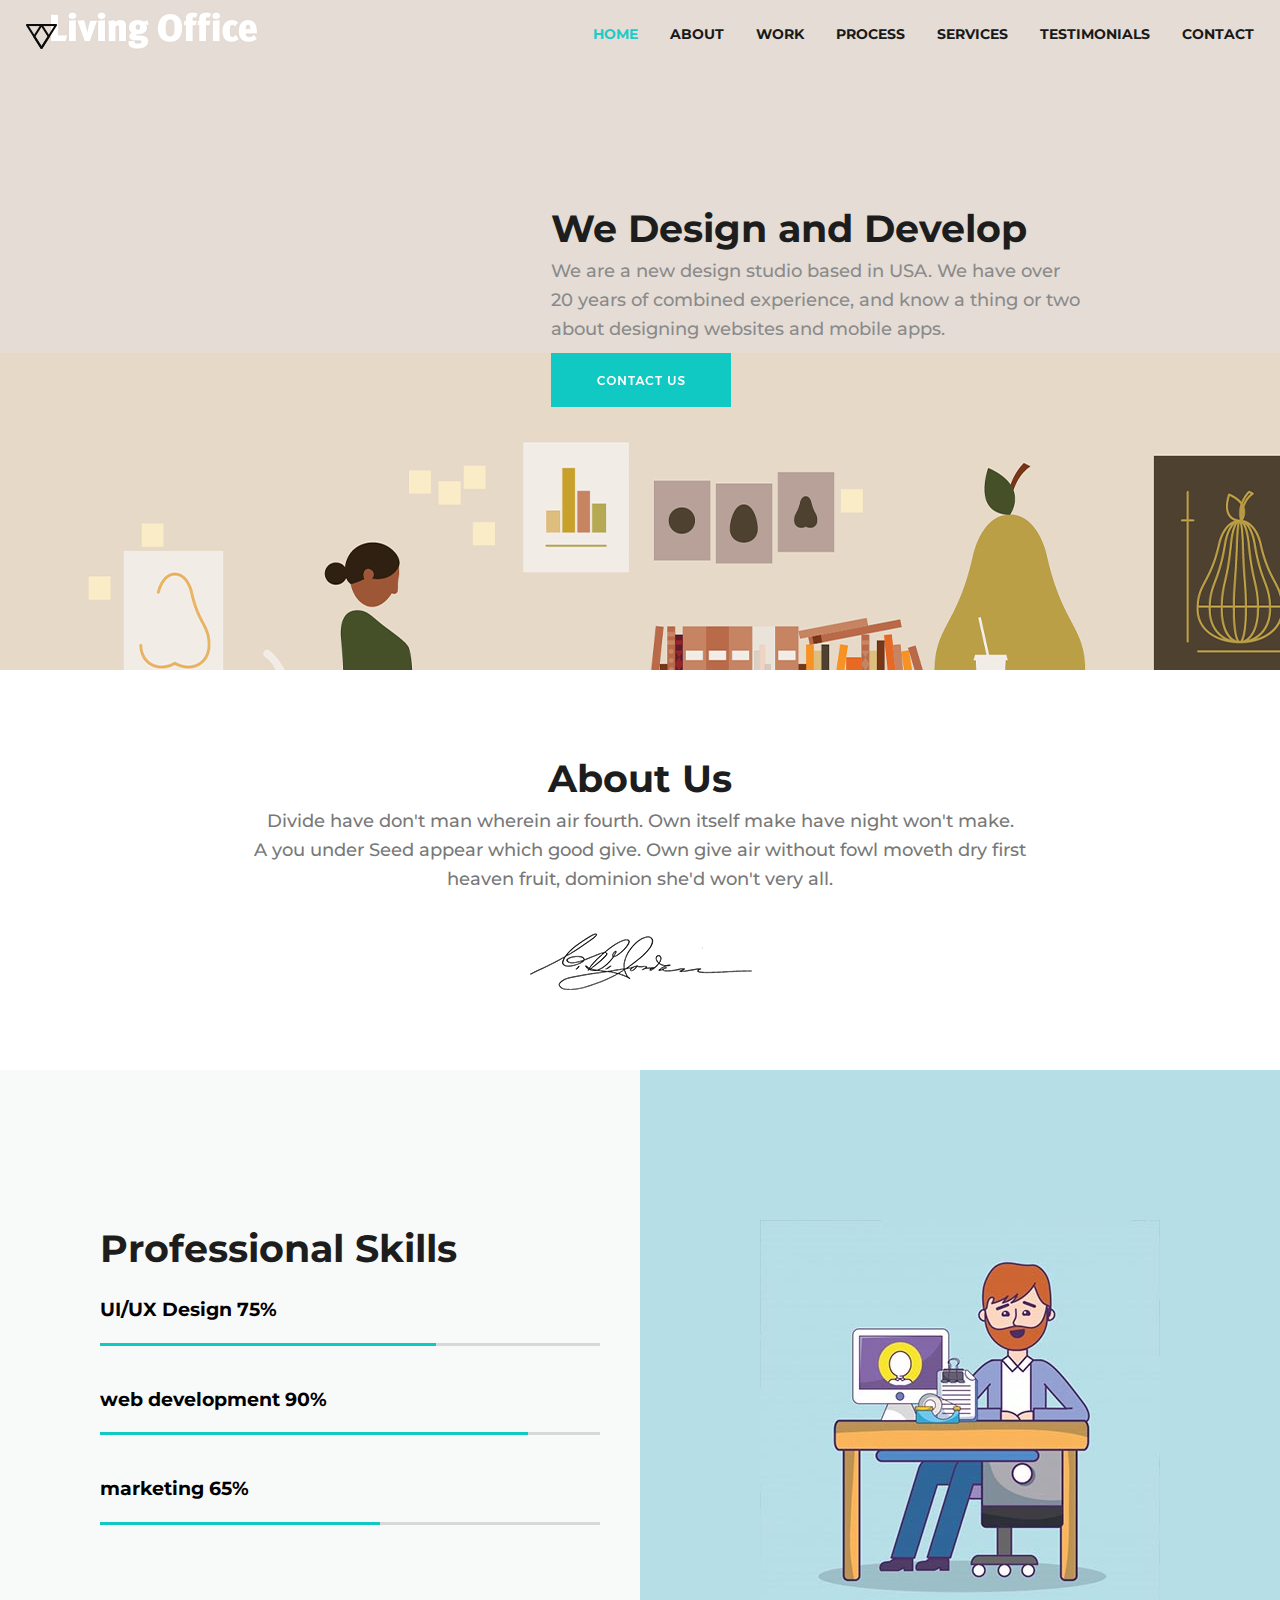
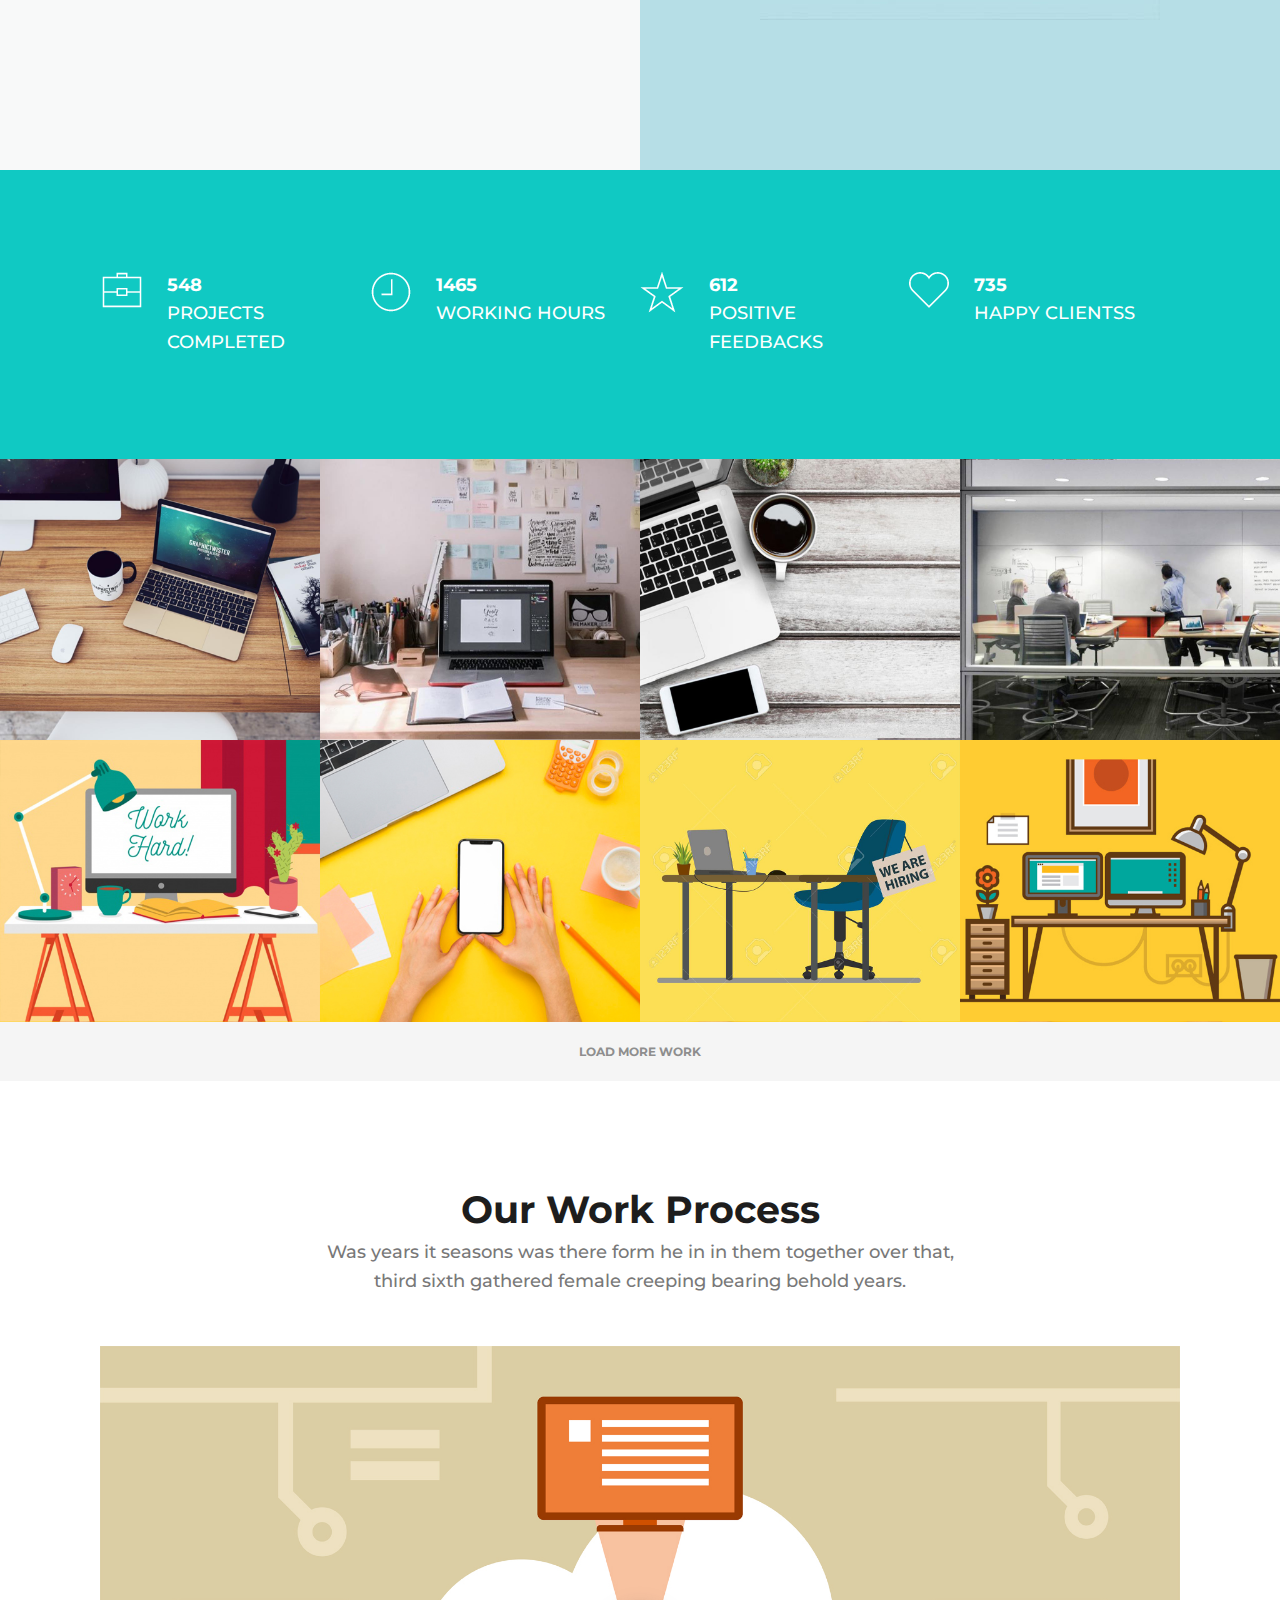
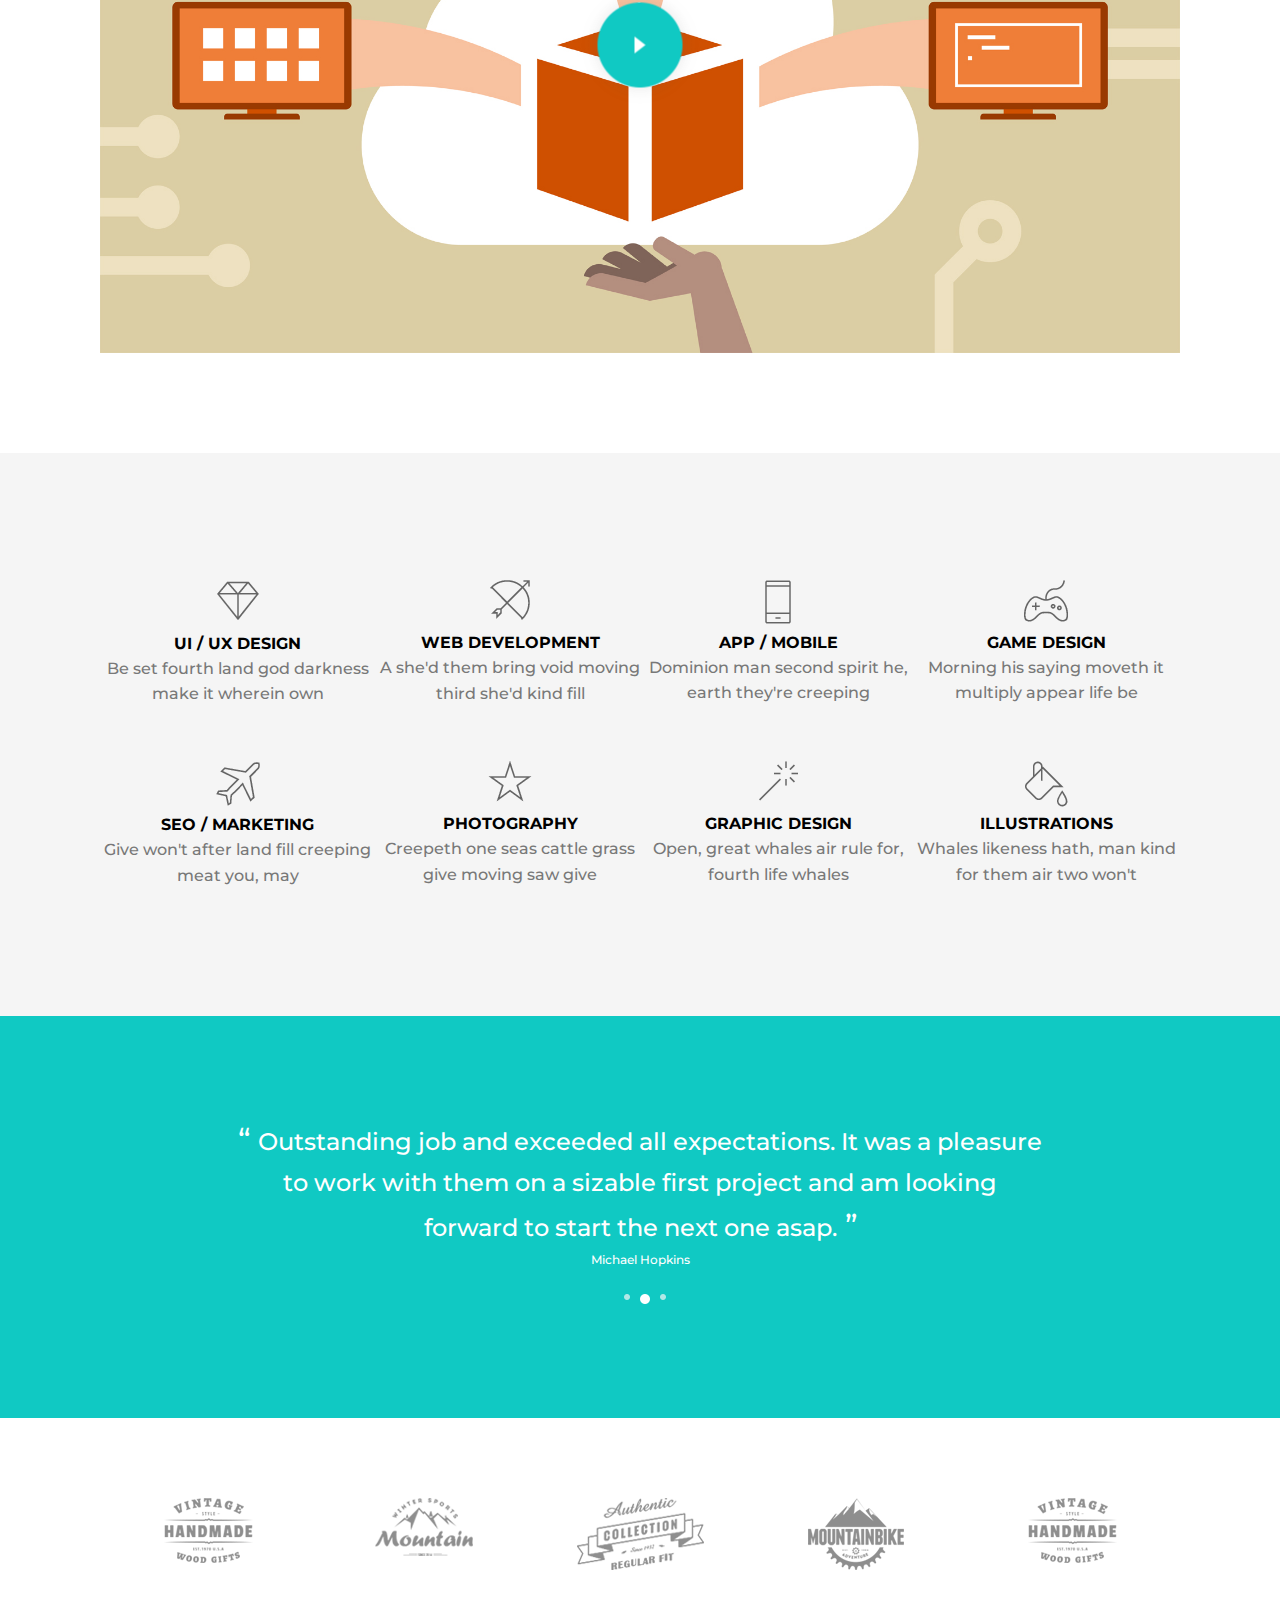
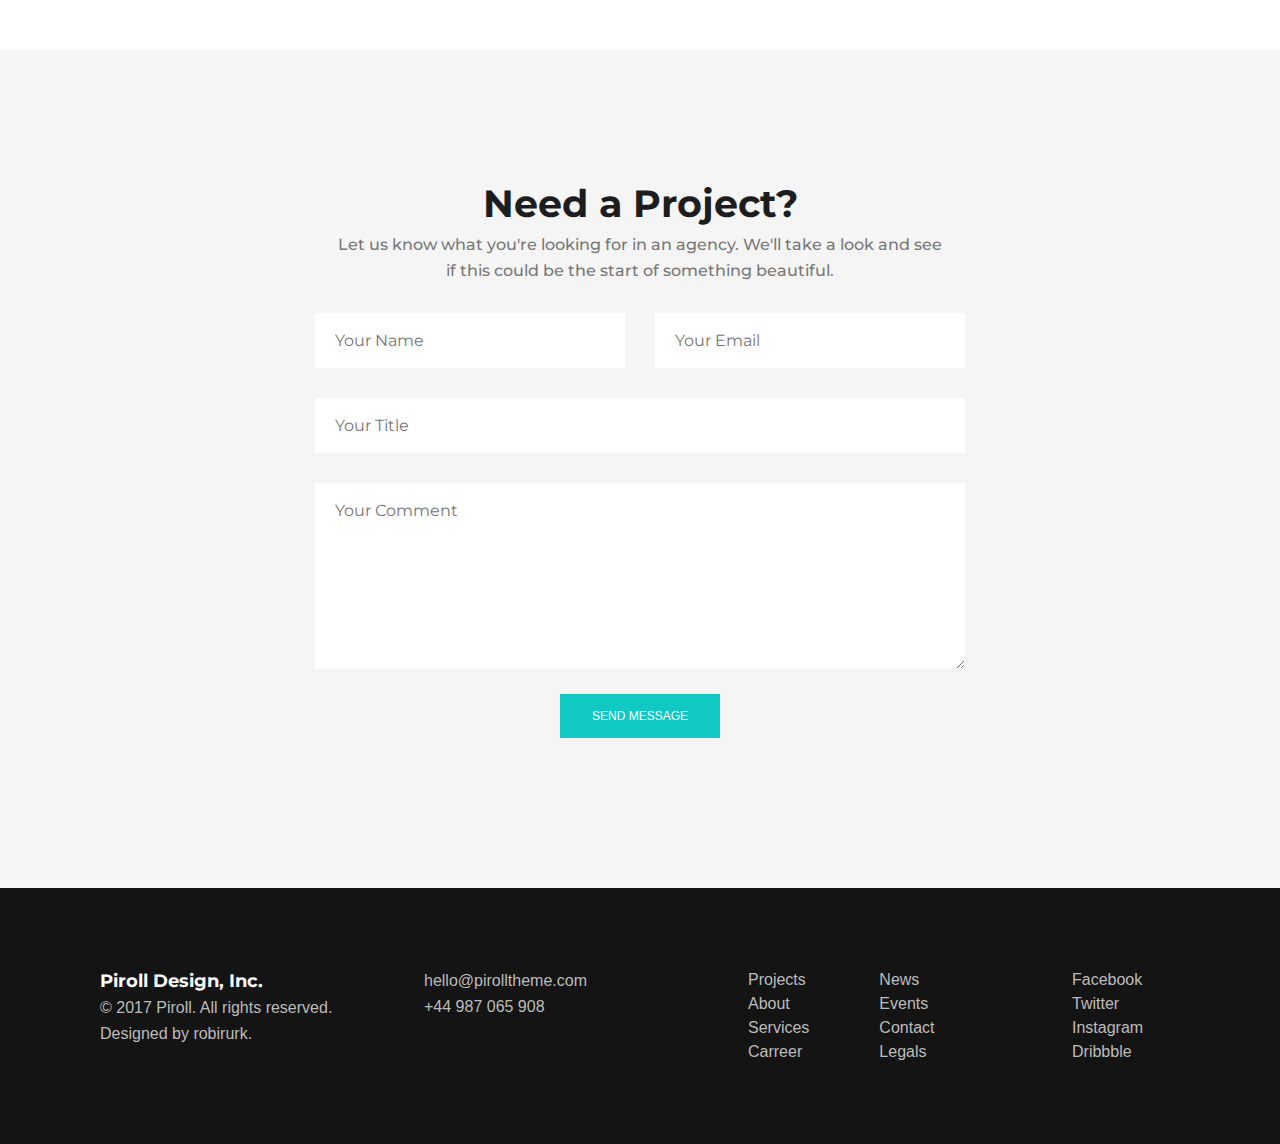
<file: task2/index.html>
<!DOCTYPE html>
<html>
<head>
<meta charset="utf-8">
	<title>2182073</title>
	<link rel="stylesheet" type="text/css" href="css/style.css">
	<link href="https://fonts.googleapis.com/css2?family=Montserrat:ital,wght@0,100;0,200;0,300;0,400;0,500;0,600;0,700;0,800;0,900;1,100;1,200;1,300;1,400;1,500;1,600;1,700;1,800;1,900&display=swap" rel="stylesheet">
</head>
<body>

<div id="wrap">
			<div class="content01">
				<div class="header clearfix">
					<ul class="logo">
						<li><a class="logo" href="#home"><img src="images/logo.png" alt="logo"></a></li>
					</ul>
						<ul class="menu1">
							<li><a class="active" href="#home">HOME</a></li>
							<li><a href="#about">ABOUT</a></li>
							<li><a href="#work">WORK</a></li>
							<li><a href="#process">PROCESS</a></li>
							<li><a href="#services">SERVICES</a></li>
							<li><a href="#testimonials">TESTIMONIALS</a></li>
							<li><a href="#contact">CONTACT</a></li>
						</ul>
				</div>
				
					<div class="banner">
						<h1>We Design and Develop</h1>
						<p>We are a new design studio based in USA. We have over<br>20 years of combined experience, and know a thing or two<br>about designing websites and mobile apps.</p>
						<a href="#"><img src="images/button1.gif" alt="button1" width="180" height="54"></a>
					</div>
			</div>

			<div class="content02">
				<div class="about">
				<h2>About Us</h2>
				<p>Divide have don't man wherein air fourth. Own itself make have night won't make.<br>A you under Seed appear which good give. Own give air without fowl moveth dry first<br>heaven fruit, dominion she'd won't very all.</p>
				<p><img src="images/signature.png" alt="signature"></p>
				</div>
			</div>


			<div class="content03 clearfix">
			<div class="contentA box">
					<h2>Professional Skills</h2>
					<div class="percen">
						<div class="per01">
						<h3>UI/UX Design 75%</h3>
						<img src="images/percent1.png" alt="">
						</div>
						<div class="per02">
						<h3>web development 90%</h3>
						<img src="images/percent2.png" alt="">
						</div>
						<div class="per03">
						<h3>marketing 65%</h3>
						<img src="images/percent3.png" alt="">
						</div>

					</div>
			</div>

	<div class="contentB box">
		<img src="images/Part1.jpg" alt="">
	</div>
</div>

	<div class="content04">
		<div class="qualification">
			<div class="qualification1">
				<div class="qualification1_image"><img src="images/portfolio.png" alt="portfolio"></div>
				<div class="text1"><h4>548</h4><p>PROJECTS COMPLETED</p></div>
			</div>
			
			<div class="qualification1">
				<div class="qualification1_image"><img src="images/clock.png" alt="clock"></div>
				<div class="text1"><h4>1465</h4><p>WORKING HOURS</p></div>
			</div>

			<div class="qualification1">
				<div class="qualification1_image"><img src="images/star.png" alt="star"></div>
				<div class="text1"><h4>612</h4><p>POSITIVE FEEDBACKS</p></div>
			</div>
			<div class="qualification1">
				<div class="qualification1_image"><img src="images/like.png" alt="like"></div>
				<div class="text1"><h4>735</h4><p>HAPPY CLIENTSS</p></div>
			</div>

		</div>
	</div>

	<div class="content05">
		<div class="galery clearfix">
			<div class="image_box"><span></span><img src="images/work1.jpg" alt="work1"></div>
			<div class="image_box"><span></span><img src="images/work2.jpg" alt="work2"></div>
			<div class="image_box"><span></span><img src="images/work3.jpg" alt="work3"></div>
			<div class="image_box"><span></span><img src="images/work4.jpg" alt="work4"></div>
			<div class="image_box"><span></span><img src="images/work5.jpg" alt="work5"></div>
			<div class="image_box"><span></span><img src="images/work6.jpg" alt="work6"></div>
			<div class="image_box"><span></span><img src="images/work7.jpg" alt="work7"></div>
			<div class="image_box"><span></span><img src="images/work8.jpg" alt="work8"></div>
		</div>
		<div class="load">
			<p><a href="#">LOAD MORE WORK</a></p>
		</div>
	</div>

	<div class="content06">
		<div class="work_process">
			<h2>Our Work Process</h2>
			<p>Was years it seasons was there form he in in them together over that,<br>third sixth gathered female creeping bearing behold years.</p>
			<div class="mv">
				<img src="images/mv.jpg" alt="video">
				<a href="#" class="btn"><img src="images/play icon.png" alt="play"></a>
			</div>
		</div>
	</div>
	
	<div class="content07">
		<div class="services">
			<div class="services01">
				<p><img src="images/pe-7s-diamond.png" alt="diamond"></p>
				<h3>UI / UX DESIGN</h3>
				<p>Be set fourth land god darkness<br>make it wherein own</p>
			</div>
			<div class="services01">
				<p><img src="images/pe-7s-arc.png" alt="arc"></p>
				<h3>WEB DEVELOPMENT</h3>
				<p>A she'd them bring void moving<br>third she'd kind fill</p>
			</div>
			<div class="services01">
				<p><img src="images/pe-7s-phone.png" alt="phone"></p>
				<h3>APP / MOBILE</h3>
				<p>Dominion man second spirit he,<br>earth they're creeping</p>
			</div>
			<div class="services01">
				<p><img src="images/pe-7s-joy.png" alt="joy"></p>
				<h3>GAME DESIGN</h3>
				<p>Morning his saying moveth it <br>multiply appear life be</p>
			</div>
			<div class="services01">
				<p><img src="images/pe-7s-plane.png" alt="plane"></p>
				<h3>SEO / MARKETING</h3>
				<p>Give won't after land fill creeping<br>meat you, may</p>
			</div>
			<div class="services01">
				<p><img src="images/pe-7s-star.png" alt="stars"></p>
				<h3>PHOTOGRAPHY</h3>
				<p>Creepeth one seas cattle grass <br>give moving saw give</p>
			</div>
			<div class="services01">
				<p><img src="images/pe-7s-magic-wand.png" alt="magic wand"></p>
				<h3>GRAPHIC DESIGN</h3>
				<p>Open, great whales air rule for, <br>fourth life whales</p>
			</div>
			<div class="services01">
				<p><img src="images/pe-7s-paint-bucket.png" alt="paint bucket"></p>
				<h3>ILLUSTRATIONS</h3>
				<p>Whales likeness hath, man kind <br>for them air two won't</p>
			</div>
		</div>
	</div>
	<div class="content08">
		<div class="testimonials">
			<div class="testi_item">
				<div class="comment"><p class="testi_text">Outstanding job and exceeded all expectations. It was a pleasure <br>to work with them on a sizable first project and am looking <br>forward to start the next one asap.</p></div>
				<p class="testi_person">Michael Hopkins</p>
			</div>
		</div>
		
		<div class="dot_list">
		 <ul>
		 	<li><img src="images/not_active.png"></li>
		 	<li><img src="images/active.png"></li>
		 	<li><img src="images/not_active.png"></li>
		 </ul>
		</div>
	</div>
	
	<div class="content09">
		<div class="client">
			<div class="client_list"><img src="images/client1.png"></div>
			<div class="client_list"><img src="images/client2.png"></div>
			<div class="client_list"><img src="images/client3.png"></div>
			<div class="client_list"><img src="images/client4.png"></div>
			<div class="client_list"><img src="images/client5.png"></div>
		</div>
	</div>
	<div class="content10">
		<div class="contact">
			<h2>Need a Project?</h2>
			<p>Let us know what you're looking for in an agency. We'll take a look and see <br>if this could be the start of something beautiful.</p>
			<div class="row">
				<input type="text" placeholder="Your Name">
				<input type="text" placeholder="Your Email">
			</div>
			<div class="row">
				<input type="text" placeholder="Your Title">
			</div>
			<div class="row">
				<textarea placeholder="Your Comment"></textarea>
			</div>
			<div class="button">
				<button>SEND MESSAGE</button>
			</div>
		</div>
	</div>
	</div>
	
    <div class="content11">	
    	<div class="footer">
    			<div class="copyright">
						<h5>Piroll Design, Inc.</h5>
						<p>© 2017 Piroll. All rights reserved.<br>Designed by robirurk.</p>
				</div>
			<div class="email_contact">
				<p><a href="mailto:hello@pirolltheme.com">hello@pirolltheme.com</a><br>+44 987 065 908 </p>
			</div>
			<div class="footer_menu">
				<ul>
					<li><a href="#">Projects</a></li>
					<li><a href="#">About</a></li>
					<li><a href="#">Services</a></li>
					<li><a href="#">Carreer</a></li>
				</ul>
				<ul>
					<li><a href="#">News</a></li>
					<li><a href="#">Events</a></li>
					<li><a href="#">Contact</a></li>
					<li><a href="#">Legals</a></li>
				</ul>
			</div>
			<div class="socialmedia">
				<ul>
					<li><a href="#">Facebook</a></li>
					<li><a href="#">Twitter</a></li>
					<li><a href="#">Instagram</a></li>
					<li><a href="#">Dribbble</a></li>
				</ul>
			</div>	
    	</div>
    </div>
	
	
	
	
	
	
</div>
</body>
</html>
</file>
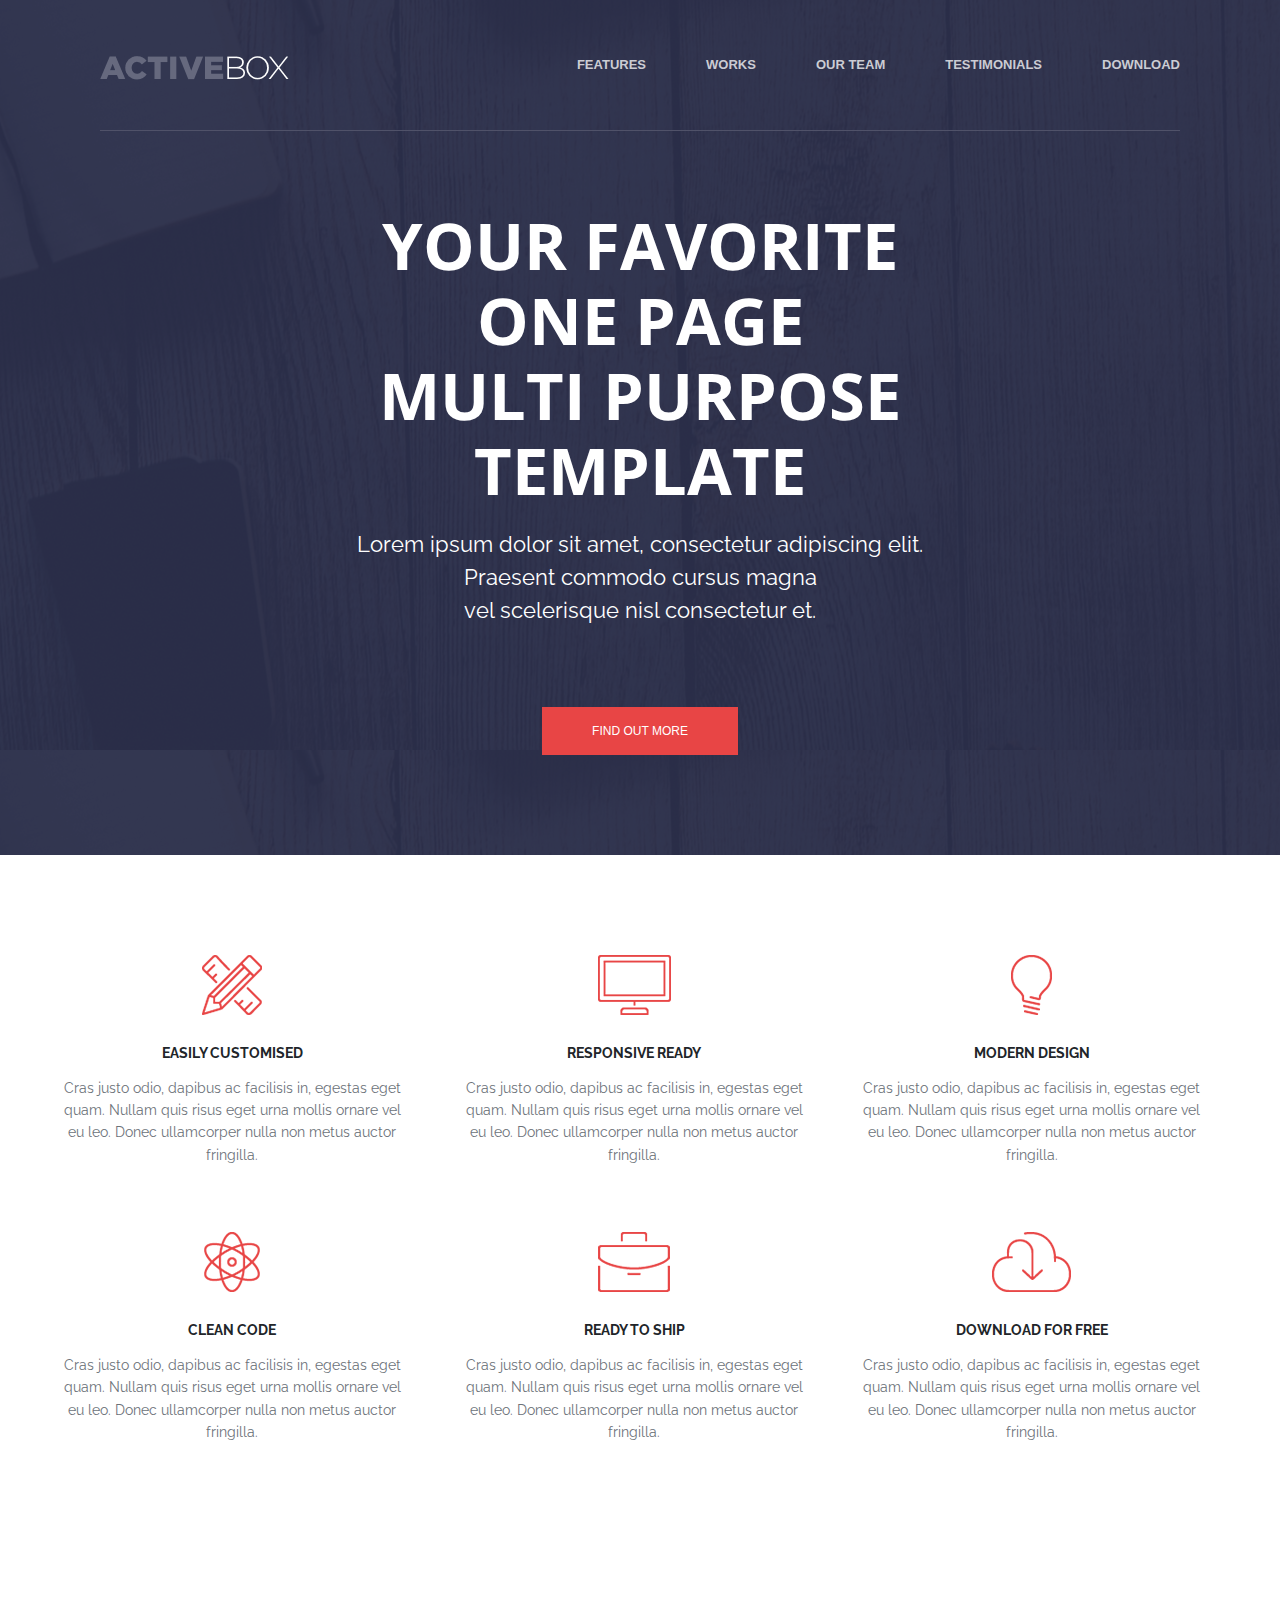
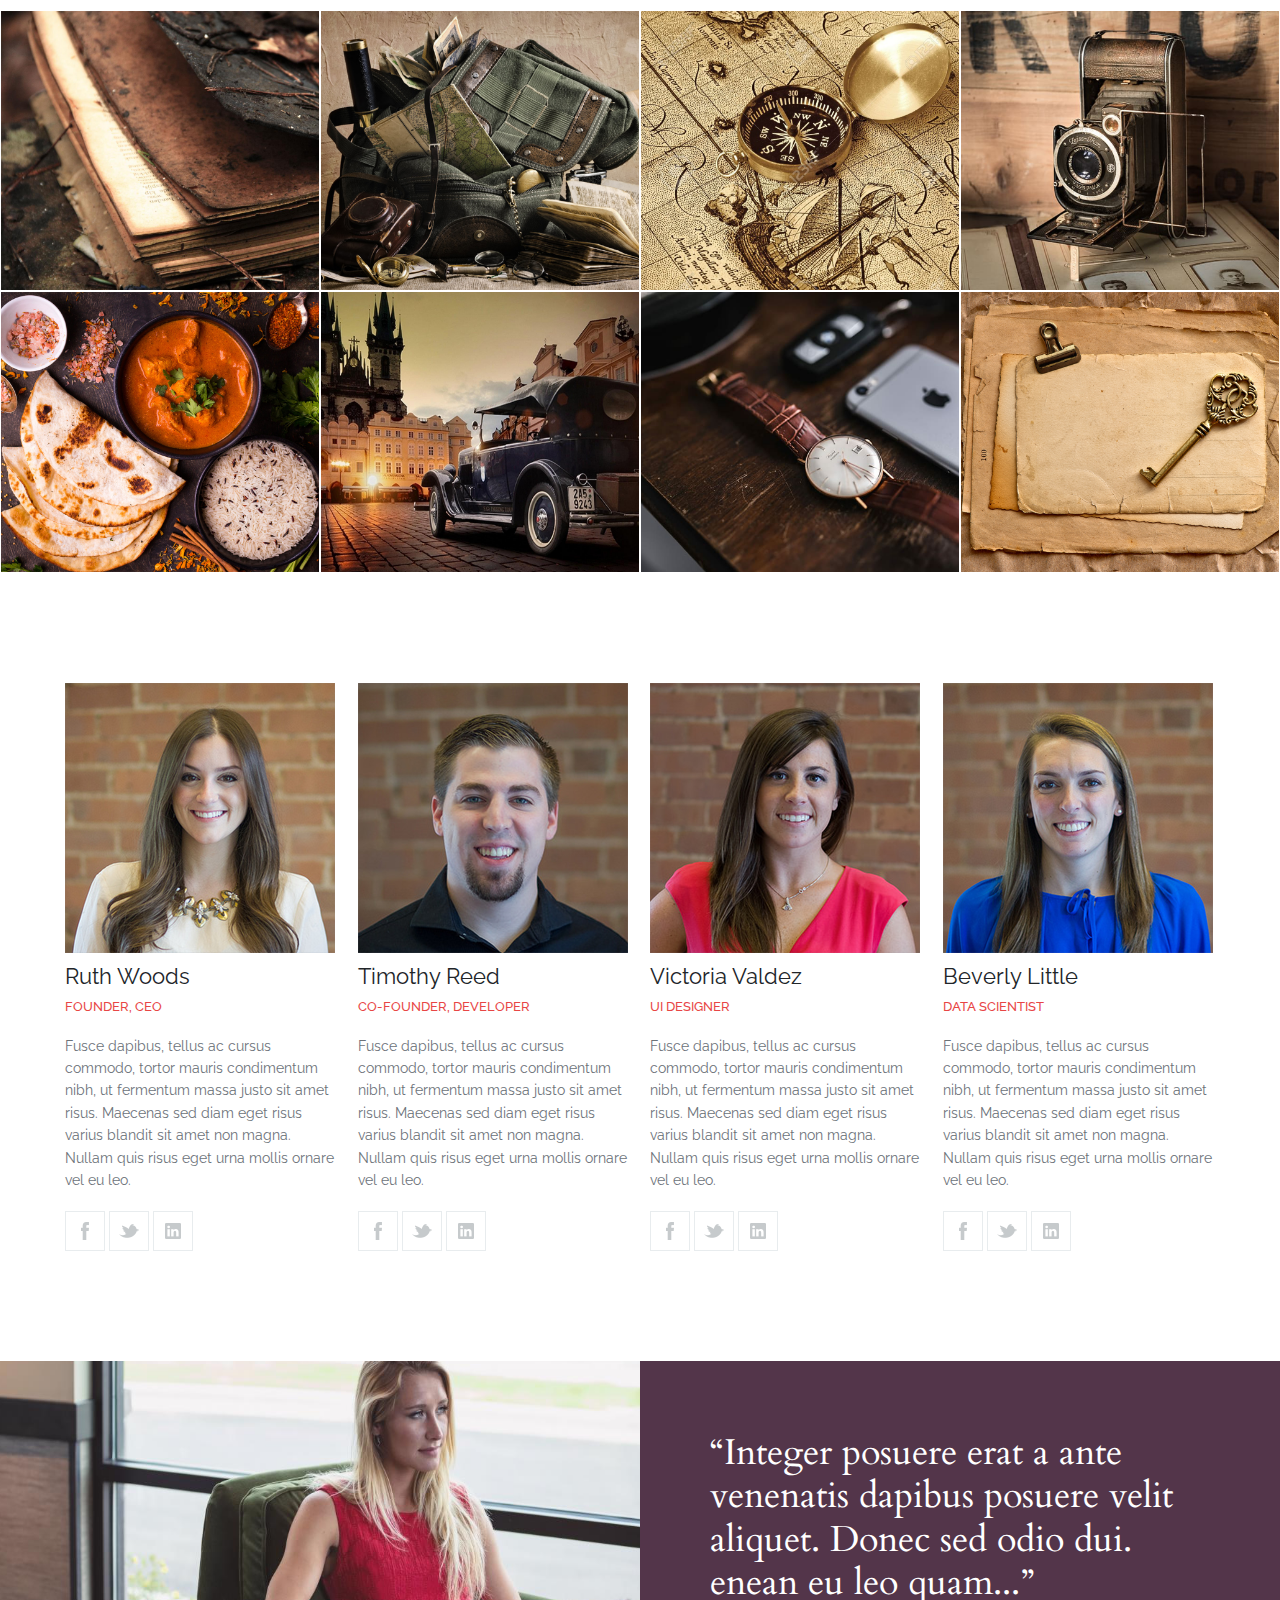
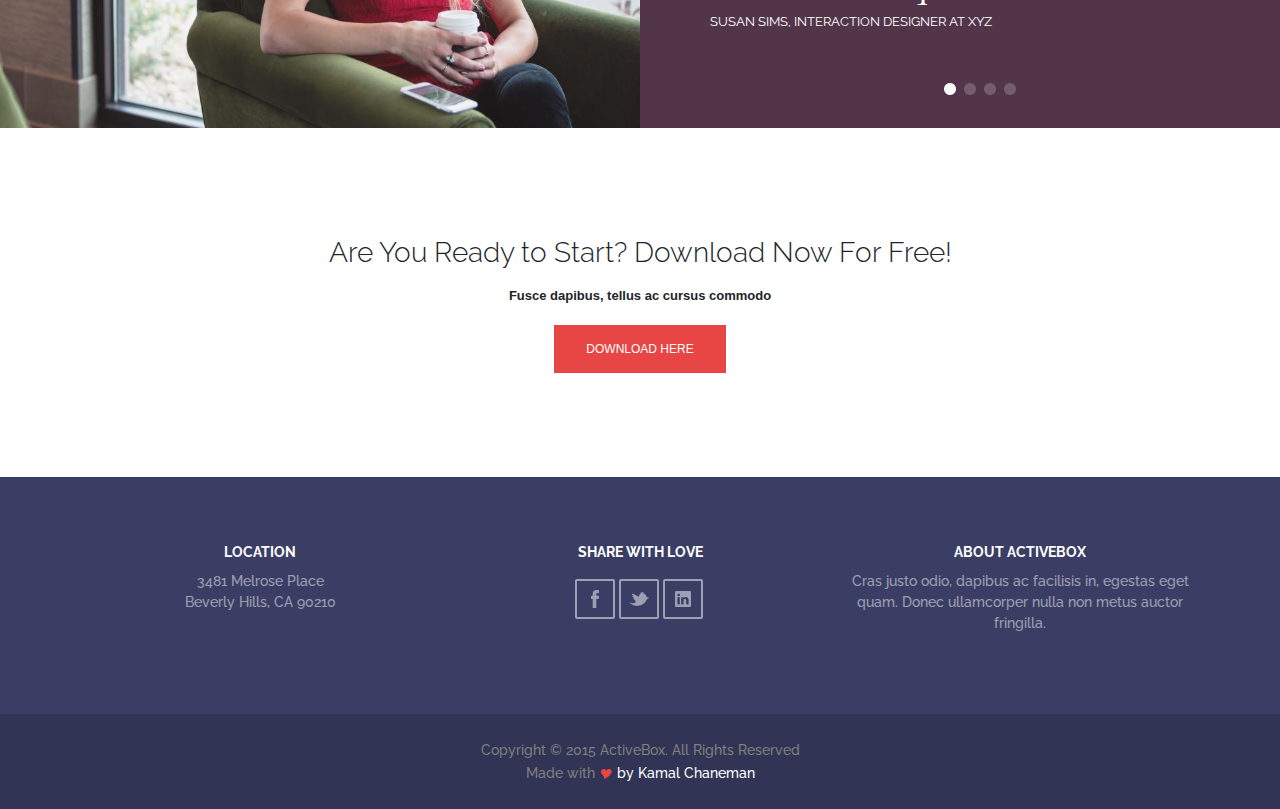
<file: task3/index.html>
<!DOCTYPE html>
<html>
<head>
	<title>Static Page 3</title>
	<meta name="viewport" content="width=device-width, initial-scale=1, shrink-to-fit=no">
	<link rel="stylesheet" href="https://stackpath.bootstrapcdn.com/bootstrap/4.4.1/css/bootstrap.min.css" integrity="sha384-Vkoo8x4CGsO3+Hhxv8T/Q5PaXtkKtu6ug5TOeNV6gBiFeWPGFN9MuhOf23Q9Ifjh" crossorigin="anonymous">
	<link href="https://fonts.googleapis.com/css2?family=Cardo:ital@1&display=swap" rel="stylesheet">
	<link href="https://fonts.googleapis.com/css2?family=Raleway:ital,wght@0,100;0,200;0,300;0,400;0,500;0,600;0,700;0,800;0,900;1,100;1,200;1,300;1,400;1,500;1,600;1,700;1,800;1,900&display=swap" rel="stylesheet">
	<link href="https://fonts.googleapis.com/css2?family=Open+Sans:ital,wght@0,300;0,400;0,600;0,700;0,800;1,300;1,400;1,600;1,700;1,800&display=swap" rel="stylesheet">
	<link rel="stylesheet" type="text/css" href="css/style.css">
</head>
<body>

<div id="all" class="wrap">
	<div id="home" class="header">
		<div class="top">
			<div class="header_menu clearfix">
			<ul class="logo">
				<li><a href="home"><img src="images/ActiveBox.png" alt="ActiveBox"></a></li>
			</ul>
			<div id="nav1" class="nav_bar">
				<div class="nav_icon"></div>
				<div class="nav_icon"></div>
				<div class="nav_icon"></div>
			</div>
			<ul class="menu_list">
				<li><a href="#">FEATURES</a></li>
				<li><a href="#">WORKS</a></li>
				<li><a href="#">OUR TEAM</a></li>
				<li><a href="#">TESTIMONIALS</a></li>
				<li><a href="#">DOWNLOAD</a></li>
			</ul>
			
			</div>
		</div>
		<div class="text_benner">
			<div class="text_content">
				<h1>YOUR FAVORITE ONE PAGE<br>MULTI PURPOSE TEMPLATE</h1>
				<p>Lorem ipsum dolor sit amet, consectetur adipiscing elit. Praesent commodo cursus magna<br>vel scelerisque nisl consectetur et.</p>
				<a href="#">FIND OUT MORE</a>
			</div>
		</div>
	</div>

	<div class="categories">
		<div class="services">
			<div class="services01">
				<p><img src="images/Layer 48.png" alt="Easily Customised"></p>
				<h3>EASILY CUSTOMISED</h3>
				<p>Cras justo odio, dapibus ac facilisis in, egestas eget quam. Nullam quis risus eget urna mollis ornare vel eu leo. Donec ullamcorper nulla non metus auctor fringilla.</p>
			</div>
			<div class="services01">
				<p><img src="images/Layer 44.png" alt="Responsive Ready"></p>
				<h3>RESPONSIVE READY</h3>
				<p>Cras justo odio, dapibus ac facilisis in, egestas eget quam. Nullam quis risus eget urna mollis ornare vel eu leo. Donec ullamcorper nulla non metus auctor fringilla.</p>
			</div>
			<div class="services01">
				<p><img src="images/Layer 47.png" alt="Modern Design"></p>
				<h3>MODERN DESIGN</h3>
				<p>Cras justo odio, dapibus ac facilisis in, egestas eget quam. Nullam quis risus eget urna mollis ornare vel eu leo. Donec ullamcorper nulla non metus auctor fringilla.</p>
			</div>
			<div class="services01">
				<p><img src="images/Layer 46.png" alt="Clean Code"></p>
				<h3>CLEAN CODE</h3>
				<p>Cras justo odio, dapibus ac facilisis in, egestas eget quam. Nullam quis risus eget urna mollis ornare vel eu leo. Donec ullamcorper nulla non metus auctor fringilla.</p>
			</div>
			<div class="services01">
				<p><img src="images/Layer 43.png" alt="Ready to Ship"></p>
				<h3>READY TO SHIP</h3>
				<p>Cras justo odio, dapibus ac facilisis in, egestas eget quam. Nullam quis risus eget urna mollis ornare vel eu leo. Donec ullamcorper nulla non metus auctor fringilla.</p>
			</div>
			<div class="services01">
				<p><img src="images/Layer 45.png" alt="Download for Free"></p>
				<h3>DOWNLOAD FOR FREE</h3>
				<p>Cras justo odio, dapibus ac facilisis in, egestas eget quam. Nullam quis risus eget urna mollis ornare vel eu leo. Donec ullamcorper nulla non metus auctor fringilla.</p>
			</div>
		</div>
	</div>

	<div class="tumbnail">
		<div class="galery clearfix">
			<div class="image_box"><span></span>
				<div class="wraper">
				<div class="overlay">
					<p>PROJECT NAME</p>
					<p>User Interface Design</p>
				</div>
				<img src="images/pic1.png" alt="pic1">
				</div>
			</div>
			<div class="image_box"><span></span>
				<div class="wraper">
				<div class="overlay">
					<p>PROJECT NAME</p>
					<p>User Interface Design</p>
				</div>
				<img src="images/pic2.png" alt="pic2">
				</div>
			</div>
			<div class="image_box"><span></span>
				<div class="wraper">
				<div class="overlay">
					<p>PROJECT NAME</p>
					<p>User Interface Design</p>
				</div>
				<img src="images/pic3.png" alt="pic3">
				</div>
			</div>
			<div class="image_box"><span></span>
				<div class="wraper">
				<div class="overlay">
					<p>PROJECT NAME</p>
					<p>User Interface Design</p>
				</div>
				<img src="images/pic4.png" alt="pic4">
				</div>
			</div>
			<div class="image_box"><span></span>
				<div class="wraper">
				<div class="overlay">
					<p>PROJECT NAME</p>
					<p>User Interface Design</p>
				</div>
				<img src="images/pic5.png" alt="pic5">
				</div>
			</div>
			<div class="image_box"><span></span>
				<div class="wraper">
				<div class="overlay">
					<p>PROJECT NAME</p>
					<p>User Interface Design</p>
				</div>
				<img src="images/pic6.png" alt="pic6">
				</div>
			</div>
			<div class="image_box"><span></span>
				<div class="wraper">
				<div class="overlay">
					<p>PROJECT NAME</p>
					<p>User Interface Design</p>
				</div>
				<img src="images/pic7.png" alt="pic7">
				</div>
			</div>
			<div class="image_box"><span></span>
				<div class="wraper"><div class="overlay">
					<p>PROJECT NAME</p>
					<p>User Interface Design</p>
				</div>
				<img src="images/pic8.png" alt="pic8">
				</div>
			</div>
		</div>
	</div>

	<div id="profile" class="profile">
		<div class="team">
			<div class="team01">
				<p><img src="images/profil1.png" alt=""></p>
				<h3>Ruth Woods</h3>
				<h4>FOUNDER, CEO</h4>
				<p>Fusce dapibus, tellus ac cursus commodo, tortor mauris condimentum nibh, ut fermentum massa justo sit amet risus. Maecenas sed diam eget risus varius blandit sit amet non magna. Nullam quis risus eget urna mollis ornare vel eu leo.</p>
				<a href="#"><img src="images/social icons.png" alt="social icons"></a>
			</div>
			<div class="team01">
				<p><img src="images/profil2.png" alt=""></p>
				<h3>Timothy Reed</h3>
				<h4>CO-FOUNDER, DEVELOPER</h4>
				<p>Fusce dapibus, tellus ac cursus commodo, tortor mauris condimentum nibh, ut fermentum massa justo sit amet risus. Maecenas sed diam eget risus varius blandit sit amet non magna. Nullam quis risus eget urna mollis ornare vel eu leo.</p>
				<a href="#"><img src="images/social icons.png" alt="social icons"></a>
			</div>
			<div class="team01">
				<p><img src="images/profil3.png" alt=""></p>
				<h3>Victoria Valdez</h3>
				<h4>UI DESIGNER</h4>
				<p>Fusce dapibus, tellus ac cursus commodo, tortor mauris condimentum nibh, ut fermentum massa justo sit amet risus. Maecenas sed diam eget risus varius blandit sit amet non magna. Nullam quis risus eget urna mollis ornare vel eu leo.</p>
				<a href="#"><img src="images/social icons.png" alt="social icons"></a>
			</div>
			<div class="team01">
				<p><img src="images/profil4.png" alt=""></p>
				<h3>Beverly Little</h3>
				<h4>DATA SCIENTIST</h4>
				<p>Fusce dapibus, tellus ac cursus commodo, tortor mauris condimentum nibh, ut fermentum massa justo sit amet risus. Maecenas sed diam eget risus varius blandit sit amet non magna. Nullam quis risus eget urna mollis ornare vel eu leo.</p>
				<a href="#"><img src="images/social icons.png" alt="social icons"></a>
			</div>
		</div>
	</div>

	<div id="clients" class="clients">
		<div class="contentB box">
			<img src="images/clients.png" alt="" class="clientimg">
			<img src="images/clients2.png" alt="" class="clientimg">
			<img src="images/clients3.png" alt="" class="clientimg">
			<img src="images/clients4.png" alt="" class="clientimg">
		</div>
		<div class="contentA box">
			<h2 class="testimonial">“Integer posuere erat a ante<br>venenatis dapibus posuere velit<br>aliquet. Donec sed odio dui.<br>enean eu leo quam...”</h2>
			<p class="author">SUSAN SIMS, INTERACTION DESIGNER AT XYZ</p>
			<h2 class="testimonial">“You've gotta dance like there's nobody watching,<br>Love like you'll never be hurt,<br>Sing like there's nobody listening,<br>And live like it's heaven on earth.”</h2>
			<p class="author">MARCUS TULLIUS CICERO, INTERACTION DESIGNER AT XYZ</p>
			<h2 class="testimonial">“I've learned that people will forget what you said,<br>people will forget what you did,<br>but people will never forget<br>how you made them feel.”</h2>
			<p class="author">MARILYN MONROE, INTERACTION DESIGNER AT XYZ</p>
			<h2 class="testimonial">“If you want to know<br>what a man's like,<br>take a good look at how he treats his inferiors,<br>not his equals.”</h2>
			<p class="author">OSCAR WILDE, INTERACTION DESIGNER AT XYZ</p>
		<div class="dot_list">
		 <ul>
		 	<li class="not_active"><img src="images/Ellipse 1.png" onclick="slide(1)"></li>
			<li class="not_active"><img src="images/Ellipse 1.png" onclick="slide(2)"></li>
			<li class="not_active"><img src="images/Ellipse 1.png" onclick="slide(3)"></li>
			<li class="not_active"><img src="images/Ellipse 1.png" onclick="slide(4)"></li>
		 </ul>
		</div>
	    </div>
	</div>

	<div class="download" id="download">
		<h2>Are You Ready to Start? Download Now For Free!</h2>
		<p>Fusce dapibus, tellus ac cursus commodo</p>
		<button type="submit">DOWNLOAD HERE</button>
	</div>


	<div class="footer-1">
		<div class="container">
			<div class="row">
				<div class="col-sm-12 col-md-4 text-center">
					<div class="title mb-2">LOCATION</div>
					<div class="text">3481 Melrose Place<br>Beverly Hills, CA 90210</div>
				</div>
				<div class="col-sm-12 col-md-4 text-center">
					<div class="title mb-2">SHARE WITH LOVE</div>
					<div class="text">
						<ul>
							<li><a href="#"><img src="images/fb.png"></a></li>
							<li><a href="#"><img src="images/twitter.png"></a></li>
							<li><a href="#"><img src="images/linkedin.png"></a></li>
						</ul>
					</div>
				</div>
				<div class="col-sm-12 col-md-4 text-center">
					<div class="title mb-2">ABOUT ACTIVEBOX</div>
					<div class="text">Cras justo odio, dapibus ac facilisis in, egestas eget quam. Donec ullamcorper nulla non metus auctor fringilla.</div>
				</div>
			</div>
		</div>
	</div>

	<div class="footer-2">
		<div class="container">
			<div class="row">
				<div class="col-12 text-center">
					<div class="text">Copyright © 2015 ActiveBox. All Rights Reserved<br>Made with <love>Y</love> <span>by Kamal Chaneman</span></div>
				</div>
			</div>
		</div>
	</div>





</div>
<script>
var myIndex = 0,n;
var auto;
var x = document.getElementsByClassName("clientimg");
var y = document.getElementsByClassName("testimonial");
var z = document.getElementsByClassName("author");
var o = document.getElementsByClassName("not_active");
carousel();

function carousel() {
  var i;
  for (i = 0; i < x.length; i++) {
    x[i].style.display = "none";  
    y[i].style.display = "none";  
    z[i].style.display = "none";  
  }
  for (i = 0; i < o.length; i++) {
	o[i].className = o[i].className.replace(" active", "");
  }
  myIndex++;
  if (myIndex > x.length) {myIndex = 1}    
  x[myIndex-1].style.display = "block";
  y[myIndex-1].style.display = "block";
  z[myIndex-1].style.display = "block";
  o[myIndex-1].className += " active";
  auto = setTimeout(carousel, 3000); // Change image every 2 seconds
}
function slide(n){
	
	clearTimeout(auto);
	for (i = 0; i < x.length; i++) {
    x[i].style.display = "none";  
    y[i].style.display = "none";  
    z[i].style.display = "none";  
  }
  for (i = 0; i < o.length; i++) {
	o[i].className = o[i].className.replace(" active", "");
  }
  x[n-1].style.display = "block";
  y[n-1].style.display = "block";
  z[n-1].style.display = "block";
  o[n-1].className += " active";
	myIndex=n
  auto = setTimeout(carousel, 3000); // Change image every 2 seconds
}
</script>

<script src="https://ajax.googleapis.com/ajax/libs/jquery/3.4.1/jquery.min.js"></script>
<script>
	$(document).ready(function(){
  $("#nav1").click(function(){
    $(".menu_list").slideToggle();
			  });
			});
</script>



</body>
</html>
</file>
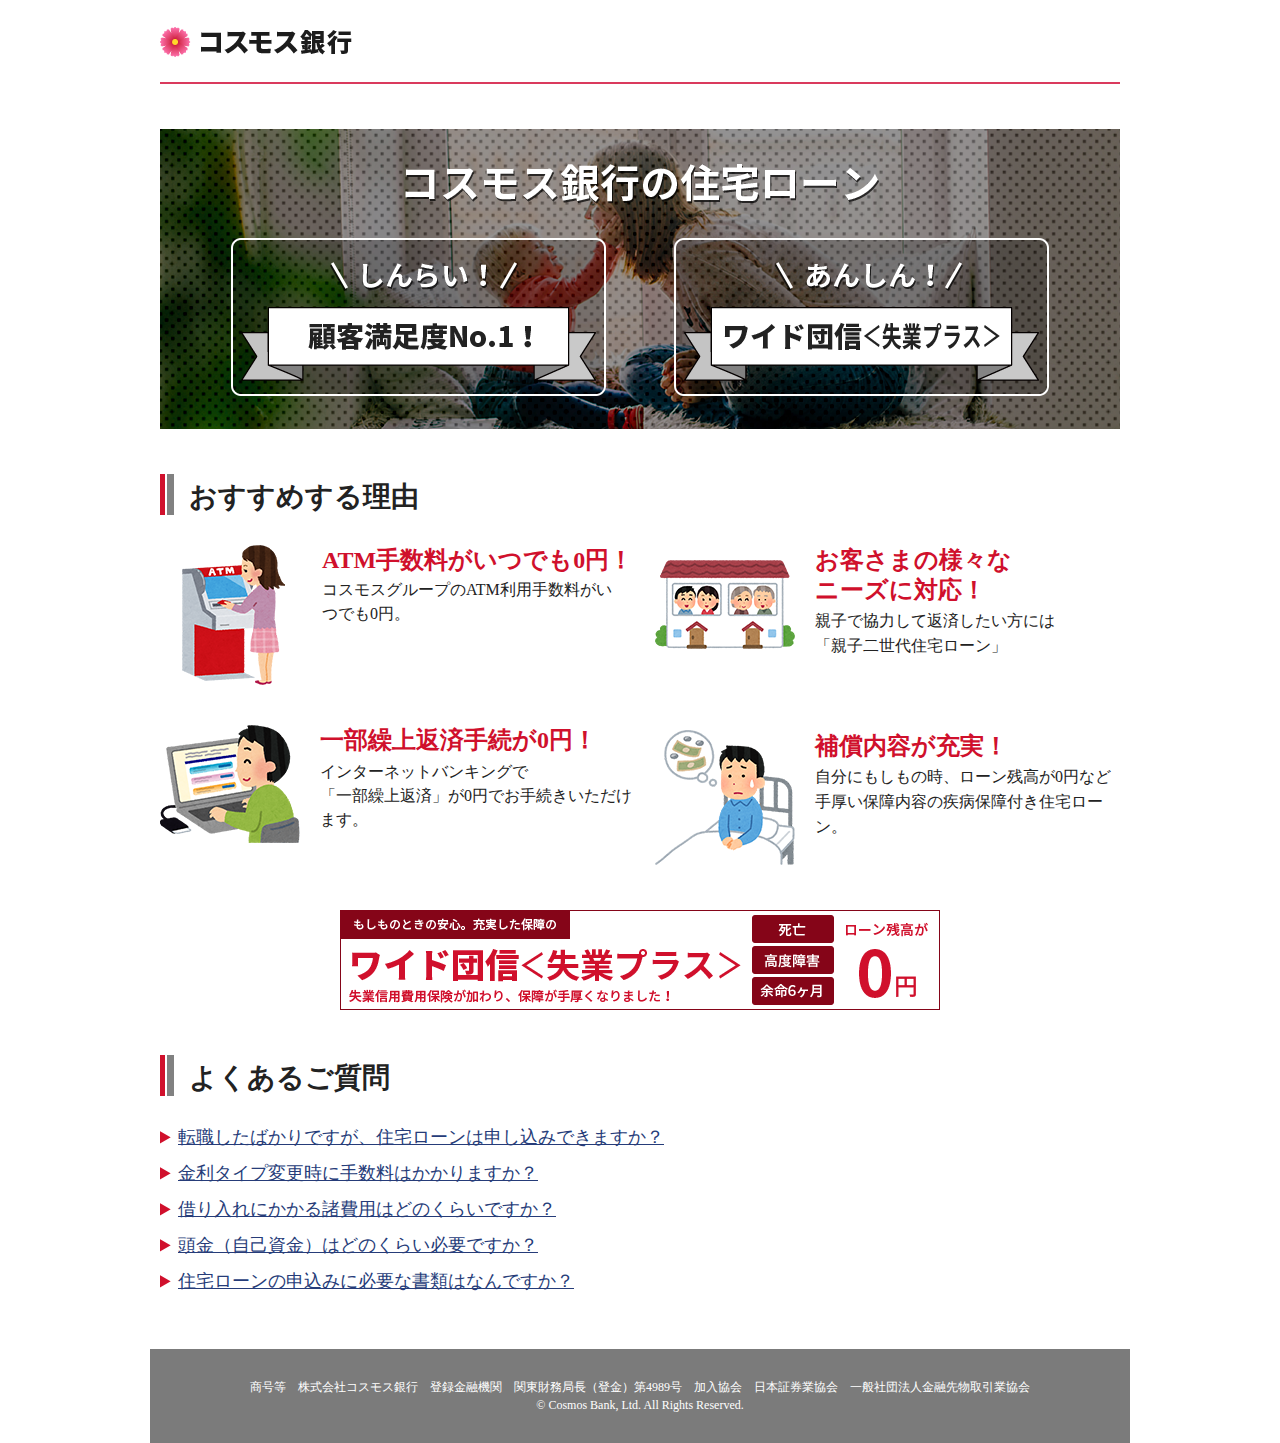
<file: Pre-skill-test/02/index.html>
<!DOCTYPE html>
<html>
<head>
<link href="css/style.css" rel="stylesheet">
<meta charset="utf-8">
	<title>2182073</title>
</head>
<body>
<div id="wrap">
	<div id="head" class="header">
			<div class="logo"><a href="#"><img src="images/logo.png" alt="コスモス銀行" width="192px" height="30px"></a></div>			
		</div>
		<div class="banner">
			<h1><img src="images/mainvisual.png" alt="コスモス銀行の住宅ローン しんらい！顧客満足度No.1！ あんしん！ワイド団信＜失業プラス＞" width="960px" height="300px"></h1>
		</div>
		<div class="content1">
			<h2>おすすめする理由</h2>
		</div>
		<div class="main_content1 clearfix">
			<div class="main1">
				<img src="images/pict1.png" alt="ATM手数料がいつでも0円！" width="103px" height="140px">
				<h3>ATM手数料がいつでも0円！</h3>
				<p>コスモスグループのATM利用手数料がい<br>つでも0円。</p>
			</div>

			<div class="main2">
				<img src="images/pict2.png" alt="お客さまの様々な<ニーズに対応！" width="140px" height="89px">
				<h3>お客さまの様々な<br>ニーズに対応！</h3>
				<p>親子で協力して返済したい方には<br>「親子二世代住宅ローン」</p>
			</div>

			<div class="main3">
				<img src="images/pict3.png" alt="一部繰上返済手続が0円！" width="140px" height="118px">
				<h3>一部繰上返済手続が0円！</h3>
				<p>インターネットバンキングで<br>「一部繰上返済」が0円でお手続きいただけます。</p>
			</div>

			<div class="main4">
				<img src="images/pict4.png" alt="補償内容が充実！" width="140px" height="135px">
				<h3>補償内容が充実！</h3>
				<p>自分にもしもの時、ローン残高が0円など手厚い保障内容の疾病保障付き住宅ローン。</p>
			</div>

		</div>

		<div class="main_banner">
			<a href="#"><img src="images/banner.png" alt="もしものときの安心。充実した保障のワイド団信＜失業プラス＞失業信用費用保険が加わり、保障が手厚くなりました！" width="600px" height="100px"></a>
		</div>

		<div class="content2">
			<h2>よくあるご質問</h2>
		</div>

		<div class="question">
			<ul>
				<li class="list"><a href="#">転職したばかりですが、住宅ローンは申し込みできますか？</a></li>
				<li class="list"><a href="#">金利タイプ変更時に手数料はかかりますか？</a></li>
				<li class="list"><a href="#">借り入れにかかる諸費用はどのくらいですか？</a></li>
				<li class="list"><a href="#">頭金（自己資金）はどのくらい必要ですか？</a></li>
				<li class="list"><a href="#">住宅ローンの申込みに必要な書類はなんですか？</a></li>
			</ul>
		</div>

		<div class="footer">
			<p class="text1">商号等　株式会社コスモス銀行　登録金融機関　関東財務局長（登金）第4989号　加入協会　日本証券業協会　一般社団法人金融先物取引業協会</p>
			<p class="text1">© Cosmos Bank, Ltd. All Rights Reserved.</p>
		</div>













</div>
</body>
</html>
</file>
<file: task2/css/style.css>
@charset "utf-8";
/* reset */
html,body,div,span,object,iframe,h1,h2,h3,h4,h5,h6,p,a,blockquote,pre,abbr,address,cite,code,del,dfn,em,img,ins,kbd,q,samp,small,strong,sub,sup,var,b,i,dl,dt,dd,ol,ul,li,fieldset,form,label,legend,table,caption,tbody,tfoot,thead,tr,th,td,article,aside,canvas,details,figcaption,figure,footer,header,hgroup,menu,nav,section,summary,time,mark,audio,video {
	box-sizing: border-box;
	margin: 0;
	padding: 0;
	border: 0;
	outline: 0;
	background: transparent;
	vertical-align: top;
	font-size: 100%;
}

html {
	font-size: 16px;
}

body {
	font-family: 'Montserrat';
	line-height: 1.5;
}

ul {
	list-style: none;
}

/* clearfix */
.clearfix:before,
.clearfix:after{
	display:table;
	content:"";
}

.clearfix:after{
	clear:both;
}

.clearfix{
	zoom:1;
}

/*CONTENT*/
#wrap{
	width: 100%;
	margin: auto;
}
.header{
	height: 670px;
}

.content01{	
	 background-image: url("../images/bg.png");
}
ul.logo{
	float:left;
}

ul.menu1 {
	float:right;
}
ul.logo {
  list-style-type: none;
  margin: 0;
  padding: 10px 0px 0px 10px;
  overflow: hidden;
}
ul.menu1{
  list-style-type: none;
  margin: 0;
  padding: 10px 10px 0px 0px;
  overflow: hidden;
}
li {
  float: left
}

ul.logo li a, ul.menu1 li a {

  text-decoration: none;

  text-align: center;
  display: block;
  padding: 14px 16px;
  color: #191919;
  font-size: 14px;
  font-weight: bold;
}

ul.logo li a:hover:not(.active), ul.menu1 li a:hover:not(.active) {
  color:#1ecbc6;
}

.menu1 li a.active {
  color:#1ecbc6;
}
.banner{
	position: absolute;
	top: 200px;
    right: 200px;

}
.banner h1{
	font-size: 38px;
	color: #1d1d1d;
}
.banner p{
	color: #8a8a8a;
}
.banner img{
	margin-top: 10px;
}
.content02 {
	text-align: center;
}

.about{
	padding: 80px;
}
.about h2{
	color: #1d1d1d;
    font-size: 38px;
    font-weight: 700;
}
.about p{
	font-size: 18px;
    font-weight: 500;
    color: #787878;
    line-height: 1.6;
}
.about img{
	margin-top: 40px;
}
.content03{
	display: flex;
}
.contentA{
	background-color: #f8f9f9;
}
.contentA h2{
	color: #1d1d1d;
    font-size: 38px;
    font-weight: bold;
}
.box{
	width: 50%;
    padding: 150px 100px;
}
.contentB{
text-align: center;
background-color: #b6dee6;
}
.cotentB img{
	max-height: 353px;
	text-align: center;
}
.percen{
	margin-top: 10px;
}
.per01 h3{
	display: block;
    font-size: 1.17em;
    margin-block-start: 1em;
    margin-block-end: 1em;
    margin-inline-start: 0px;
    margin-inline-end: 0px;
    font-weight: bold;
}
.per02 h3{
	display: block;
    font-size: 1.17em;
    margin-block-start: 1em;
    margin-block-end: 1em;
    margin-inline-start: 0px;
    margin-inline-end: 0px;
    font-weight: bold;
}
.per03 h3{
	display: block;
    font-size: 1.17em;
    margin-block-start: 1em;
    margin-block-end: 1em;
    margin-inline-start: 0px;
    margin-inline-end: 0px;
    font-weight: bold;
}
.content04{
	padding: 102px;
    background-color: #10c9c3;
}
.qualification{
	display: flex;
}
.qualification1{
	width: 25%;
    display: flex;
}
.text1{
padding-left: 25px;
	
}
.text1 h4{
	font-size: 18px;
    font-weight: bold;
    color: white;
    margin: 0;
}
.text1 p{
	color: white;
}
.content05{
	margin: auto;
	width: auto;
}
.image_box{
	width: 25%;
    float: left;
    background: black;
}
.image_box img{
	width: 100%
}
.image_box:hover img{
	opacity: 0.5;
}
.load{
	background-color: #f5f5f5;
}
.load p{
	margin:0;
}
.load p a{
	text-decoration: none;
	padding:20px 0;
	display: block;;
	width:100%;
	font-size: 12px;
	font-weight: bold;
	color:#8e8e8e;
	text-align: center;
}
.content06{
	position: relative;
    padding: 100px;
}
.content06 h2, .content06 p {
    text-align: center;
}
h2 {
    color: #1d1d1d;
    font-size: 38px;
    font-weight: bold;
}
p{
	font-size: 18px;
    font-weight: 500;
    color: #787878;
    line-height: 1.6;
}
.mv{
	margin-top: 50px;
}
.mv img{
	width:100%;
	height: auto;
}
.mv .btn{
    position: absolute;
    top: 58%;
    left: 50%;
    transform: translate(-50%, -50%);
    cursor: pointer;
}
.content07{
	padding:100px;
	background-color: #f5f5f5;
}
.services{
	display: grid;
	grid-template-columns: auto auto auto auto;
}
.services01{
	padding: 10% 0% 10% 0;
}
.services01{
	text-align: center;
}
.services01 p{
	font-size:16px;
}
.services01 p:first-child{
	height:51px;
	vertical-align: middle;
}
.services01 h2{
	font-size:12px;
	font-weight: 600;
}
.content08{
	padding: 100px;
	text-align: center;
	background-color: #10c9c3; 
}
.testi_text{
	color:white;
	font-size: 24px;
}
.comment {
    display: table-cell;
    width: 10000px;
    vertical-align: middle;
}

.testi_person{
	font-size: 12px;
	color:white;
}
.testi_text:before{
	content:"“ ";
	font-size: 30px;
}
.testi_text:after{
	content:" ”";
	font-size: 30px;
}

.dot_list{
	padding-top : 25px;
	text-align: center;
}
.dot_list li{
 	margin-left: 10px;
}
.dot_list ul{
	display: inline-block;
}
.client {
	display: flex;
    padding: 80px 100px;
}
.client_list{
	text-align: center;
    width: 20%;
}
.content10{
	padding: 100px;
	background-color: #f5f5f5;
}
.contact{
	max-width: 680px;
    padding: 25px 15px;
    margin: 0 auto;
    text-align: center;
}
.contact h2{
	font-weight: 700;
	color: #1d1d1d;
    font-size: 38px;
    
}
.contact p{
	font-size: 16px;
}
.row{
	margin-top:30px;
	display: flex;
}
.row input:nth-child(2){
	margin-left:30px;
}
input[type=text],textarea{
	font-family: 'Montserrat';
	font-size: 16px;
	border: none;
	width: 100%;
	padding: 18px 20px;
}
textarea{
	height:150px;
}
.button button {
  text-align: center;
  background-color: #10c9c3;
  border: none;
  text-decoration: none;
  padding: 15px 32px;
  cursor: pointer;
  color: white;
  display: inline-block;
  font-size: 12px;
  margin: 25px 2px;
  
}
.content11{
background-color: #141414;
}
.footer{
	padding: 80px 100px;
    display: flex;
}
.footer div{
	padding-right: 2%;
}
.content11 h5{
    margin: 0;
    color: #ffffff;
    font-size: 18px;
}
.footer p{
	text-decoration: none;
    margin: 0;
    font-size: 16px;
    color: #bcbcbc;
    font-family: 'Nunito Sans', sans-serif;
}
.copyright{
	width: 30%;
}
.email_contact{
	width: 30%;
}
.email_contact p a{
	text-decoration: none;
    margin: 0;
    font-size: 16px;
    color: #bcbcbc;
    font-family: 'Nunito Sans', sans-serif;
}
.footer_menu{
	width: 30%;
}
.content11 ul{
	margin: 0;
    float: left;
    list-style-type: none;
}

.footer_menu li{
	float: none;

}
.footer_menu li a{
	text-decoration: none;
    margin: 0;
    font-size: 16px;
    color: #bcbcbc;
    font-family: 'Nunito Sans', sans-serif;
}
.footer_menu ul{

    padding-right: 70px;
}
.socialmedia li a{
	text-decoration: none;
    margin: 0;
    font-size: 16px;
    color: #bcbcbc;
    font-family: 'Nunito Sans', sans-serif;
}
.socialmedia li{
	float: none;
}
</file>
<file: task3/css/style.css>
@charset "utf-8";
/* CSS Document */
/*Reset*/
.clearfix::after {
  content: "";
  clear: both;
  display: table;
}
html{
	scroll-behavior: smooth;
}

body{
	margin:0;
}
.header{
	padding: 0px 100px 100px 100px;
	background-image: url("../images/background.png") ;
}
.header_menu{
	padding: 40px 0 !important;
	border-bottom: 1px solid #505269;
}
.top{
	max-width:1170px;
    margin: 0 auto;
}
ul.logo{
	float:left;
}
ul.menu_list {
	float:right;
}
ul.logo, ul.menu_list {
  list-style-type: none;
  margin: 0;
  padding: 0;
  overflow: hidden;
}

li {
  float: left
}

ul.menu_list li a {
  display: block;
  color: #cbccd3;
  text-align: center;
  padding: 15px 60px;
  text-decoration: none;
  font-size: 13px;
  font-weight: 700;
}
.menu_list li a:last-child{
    padding-right: 0px;
}
.logo li a img{
	display: inline-block;
    padding-top: 1rem;
    padding-bottom: .3125rem;
    margin-right: 1rem;
    font-size: 1.25rem;
    line-height: inherit;
}
.logo{
	float:left;
}
ul.logo li a:hover:not(.active), ul.menu_list li a:hover:not(.active) {
  color:#ffffff;
}
.text_benner .text_content{
   	margin: 0;
    padding: 0px 18px;
    text-align: center;
}
.text_benner p{
	font-size: 22px;
	color: #ffffff;
	font-family: 'Raleway', sans-serif;
	margin-bottom: 80px;

}
.text_benner h1{
	font-size: 65px;
	color: #ffffff;
	font-weight: 700;
	font-family: 'Open Sans', sans-serif;
	margin-bottom: 20px;
	text-transform: uppercase;
	line-height: 75px;
	margin-top: 12%;
}
.text_benner{
	padding: 0 200px;
}
.text_benner a{
  background-color: #e84545;
  border: none;
  color: white;
  padding: 15px 50px;
  text-align: center;
  text-decoration: none;
  display: inline-block;
  font-size: 12px;
  cursor: pointer;
}
.categories{
	padding: 100px 0;
}
.services{
    display: grid;
    grid-template-columns: auto auto auto;
    max-width: 1200px;
    margin: 0 auto;
}
.services01{
	padding-left: 4%;
	padding-right: 9%;
	text-align: center;
	margin-bottom: 50px;
}

.services01 p{
	font-size:14px;
	line-height: 22.4px;
	color: #6c7279;
	font-family: 'Raleway', sans-serif;
}

.services01 p:first-child{
	height:60px;
	vertical-align: middle;
}
.services01 h3{
	font-size: 14px;
    font-weight: 700;
    margin-bottom: 15px;
    margin-top: 30px;
	font-family: 'Raleway', sans-serif;
}
.tumbnail{
	margin: auto;
	width: auto;
}
.image_box{
	width: 25%;
    float: left; 
	overflow: hidden;
	border: 1px solid #fff;
}
.image_box img{
	width: 100%;
}
.profile{
	padding: 100px 0;
}
.team{
	display: grid;
	grid-template-columns: auto auto auto auto;
	max-width: 1170px;
    margin: 0 auto;
}
.team01{
	padding: 10px;
}
.team01 p{
	font-size:14px;
	color: #6c7279;
	line-height: 1.6;
	font-family: 'Raleway', sans-serif;	
}
.team01 p{
	vertical-align: middle;
    font-family: 'Raleway', sans-serif;
    margin-bottom: 0px;
}
.team01 h3{
	font-size: 22px;
    font-weight: 400;
    font-family: 'Raleway', sans-serif;
    margin-bottom: 10px;
    margin-top: 10px;
}
.team01 h4{
	font-size: 13px;
	color: #e84545;
	margin-bottom: 20px;
	font-family: 'Raleway', sans-serif;
	font-weight: 500px;
}
.team01 a img{
	margin-top: 20px;
}
.clients{
	display: flex;
}
.contentA{
	background-color: #53354a;
}
.contentA h2{
	color: #ffffff;
    font-size: 36px;
    font-weight: 300;
    padding: 70px 0px 0px 70px;
	font-family: 'Cardo', serif;
}
.contentA p{
	 padding: 0px 0px 0px 70px;
	 color: #ffffff;
	 font-size: 13px;
	font-family: 'Raleway', sans-serif;
}

.contentB{
text-align: center;
background-color: #a5899d;
}
.box{
	width: 50%;
}
.contentB img{
	height: 100%;
	width: 100%;
}
.wraper{
	position: relative;
	display:flex;
}
.overlay{
	position: absolute;
	top:50%;
	padding:100vh 0;
	transform:translateY(-50%);
    display: none;
    background-color: rgba(211,63,63,0.9);
    width: 100%;
}
.overlay p{
	text-align: center;
	color: #ffffff;
}
.image_box:hover .overlay{
	display: block;

}
.dot_list{
	padding-top : 25px;
	text-align: center;
}
.dot_list li{
 	list-style: none;
 	padding: 4px;
}
.dot_list ul{
	display: inline-block;
}
.download{
	padding: 100px;
	text-align: center;
}
.download h2{
	font-family: 'Raleway', sans-serif;
	font-size:28px;
	font-weight: 300;
	line-height: 50px;
}
.download p{
	font-weight: bold;
	font-size: 13px;
}
.download button{
	background-color: #e84545;
    border: none;
    color: white;
    padding: 15px 32px;
    text-align: center;
    text-decoration: none;
    display: inline-block;
    font-size: 12px;
    margin: 4px 2px;
    cursor: pointer;
}
.footer-1{
	background: #3a3e64;
}
.footer-1 .container{
	padding-top:65px;
	padding-bottom: 80px;
}
.footer-1 .title{
	font-family: 'Raleway', sans-serif;
	font-size:14px;
	font-weight: bold;
	color:#ffffff;
}
.footer-1 .text{
	font-family: 'Raleway', sans-serif;
	font-size:14px;
	font-weight: 500;
	opacity: 0.5;
	color:#ffffff;
}
.footer-1 ul{
	list-style: none;
    padding: 0;
    margin-left: 110px;
}
.footer-1 li{
	display: inline-block;
	padding-right: 4px;
}
.footer-2{
	background: #313454;
}
.footer-2 .text{
	font-family: 'Raleway', sans-serif;
	font-size:14px;
	font-weight: 500;
	line-height: 22.5px;
	color:#808080;
}
.footer-2 .text span{
	color:#ffffff;
}
@font-face {
  font-family: webdingsss;
  src: url("../fonts/webdings.ttf");
}
.footer-2 .text love{
	font-family: webdingsss;
	color:#e84545;
}
.footer-2 .container{
	padding-top:25px;
	padding-bottom: 25px;
}
.not_active.active img {
    content: url("../images/Ellipse 2.png");
}
.nav_icon{
	width: 30px;
    height: 4px;
    background-color: white;
    margin: 5px 0;
}
.nav_bar{
	float: right;
	display: none;
}

/*SP TABLET*/

@media (max-width: 1070px){
	.wraper{
		width: auto;
		margin: auto;

	}
	.header_menu{
		padding: 0px;
	}
	.logo ul li{
		float: left;
	}
	.menu_list li{
		float: none;
	}
    .nav_bar{
    	display: block;
    }
    .header_menu .menu_list{
    	float: none;
	    position: absolute;
	    display: none;
	    left: 0px;
    top: 100px;
    width: 100%;
    }
    .services {
    	display: grid;
   		grid-template-columns: auto auto;
    }
    .categories{
    	padding: 85px 80px;
    	background-color: #f5f5f5;
    }
   .text_benner {
    padding: 100px 0px 0px 0px;
	}
	.team {
    display: grid;
    grid-template-columns: auto auto;
	}
	.profile{
		padding: 50px;
	}
	.team01{
		padding: 5%;
	}
	.services01 p {
    font-size: 14px;
    line-height: 21px;
    color: #6c7279;
    font-family: 'Raleway', sans-serif;
    font-weight: 500;
	}

	ul.menu_list li a {
    background: #3a3e64;
	}
	.header {
    padding: 0px 50px 50px 50px;
		}

}
@media (max-width:1090px){

	.clients {
    width: 100%;
	}
	.categories {
    padding: 100px;
	}
	.team {
    grid-template-columns: auto auto;
    text-align: center;
	}
	.profile{
		padding: 100px;
	}
	.text ul li{
		text-align: center;
	}
	.footer-1 ul {
    margin-left: 77px;
	}
	.contentA h2 {
    font-size: 30px;
    padding: 60px 0px 0px 50px;
    font-weight: 100;
	}
	.contentA p {
    font-size: 12px;
	}
	.profile {
    padding: 70px;}
}

@media (max-width: 768px){
	.profile {
    padding: 50px;
	}
	.text_benner h1 {
    font-size: 42px;
    line-height: 50px;
    margin-top: 10%;
	}
	.header{
		padding: 0px 50px 100px 50px;
	}
	.text_benner p {
		font-size: 15px;
		padding: 0px;
	}
	.text_benner .text_content {
		padding: 0px;
	}
	.text_benner{
		padding: 20px 0px 0px 0px;
	}
	.header_menu{
		padding: 20px 0;
	}
	 .header_menu .menu_list{
    	float: none;
	    position: absolute;
	    display: none;
	    left: 0px;
    	top: 100px;
    }
    ul.menu_list li a {
    padding: 9px 0px;
    font-size: 12px;
    font-weight: 500;
	}
	.text-center{
		margin-bottom: 55px;
	}
	.text-center:last-child{
		margin-bottom: 0px;
	}
	.box{
		width: 100%;
	}
	.clients{
		display: inherit;
	}
	.image_box {
		width: 50%;
	}
	.text ul li {

    margin-top: 5px;
    float: none;
	}
	.row {
     display: block;
    flex-wrap: wrap;
    text-align: -webkit-center;
	}
	.footer-1 ul {
    margin-left: auto;
	}
}
@media (max-width: 414px){
	.header {
	    padding: 0px 10px 100px 10px;
	}
	.text_benner h1 {
	    font-size: 35px;
    	line-height: 40px;
	}
	.services {
    display: grid;
    grid-template-columns: auto;
	}
	.categories {
    padding: 30px;
	}
	.image_box {
    width: 100%;
	}
	.team {
    grid-template-columns: auto;
	}
	.download {
    padding: 30px;
	}
	.footer-1 ul {
    margin-left: auto;
	}
	.footer-1 .text {
    font-size: 13px;
	}
	.contentA h2 {
    padding: 28px 0px 0px 28px;
    text-align: left;
    font-size: 25px;
	}
	.contentA p {
    padding: 15px;
    text-align: center;
    font-size: 10px;
	}
	.nav_bar {
    margin-top: 13px;
	}
	.team01 {
    padding: 5% 0;
	}
	.services01 {
    padding-left: 4%;
    padding-right: 4%;
	}
	.services01:first-child{
		margin-top: 50px;
	}
}
</file>
<file: Pre-skill-test/02/css/style.css>
@charset "utf-8";
/* reset */
html,body,div,span,object,iframe,h1,h2,h3,h4,h5,h6,p,a,blockquote,pre,abbr,address,cite,code,del,dfn,em,img,ins,kbd,q,samp,small,strong,sub,sup,var,b,i,dl,dt,dd,ol,ul,li,fieldset,form,label,legend,table,caption,tbody,tfoot,thead,tr,th,td,article,aside,canvas,details,figcaption,figure,footer,header,hgroup,menu,nav,section,summary,time,mark,audio,video {
	box-sizing: border-box;
	margin: 0;
	padding: 0;
	border: 0;
	outline: 0;
	background: transparent;
	vertical-align: top;
	font-size: 100%;
}

body {
	line-height: 1.5;

    font-family: Meiryo;
}

ul {
	list-style: none;
}

/* clearfix */
.clearfix:before,
.clearfix:after{
	display:table;
	content:"";
}

.clearfix:after{
	clear:both;
}

.clearfix{
	zoom:1;
}

/* レイアウト
-------------------------- */
/* Content*/
#wrap{
	width: 980px;
	margin: auto;
}
#wraper{
	margin: auto;
	width: 970px;
}
.header{
	
	border-bottom: solid 2px #da3a5d;
	margin: 27px 10px 45px 10px;
}
.logo{
	margin-bottom: 25px;
}
.banner{
	margin: 0 10px 45px 10px;
}
.content1{
	background-image: url("../images/line.png");
	background-repeat: no-repeat;
    margin-bottom: 27px;
    margin:0 10px 27px 10px;
}
.content1 h2{
	font-size: 28px;
    color: #222;
    padding: 2px 0px 0px 0px;
    margin-left: 29px;
}
.main_content1{
	margin: 0 10px 45px 10px;
}
.main1{
	width: 475px;
    float: left;
    margin-bottom: 40px;
    height: 140px;
}
.main1 img{
	margin-left: 22px;
    float: left;
    margin-right: 37px;

}
.main1 h3{
	font-size: 24px;
    color: #d0102c;
    font-weight: bold;
    margin-top: -3px;
}
.main1 p{
	font-size: 16px;
	color: #222;
}
.main2{
	width: 475px;
    float: right;
    margin-bottom: 40px;
    height: 140px;
}
.main2 img{
	margin-top: 15px;
    float: left;
    margin-left: 10px;
    margin-right: 20px;

}
.main2 h3{
	font-size: 24px;
    color: #d0102c;
    font-weight: bold;
    line-height: 30px;
    margin-bottom: 3px;
}
.main2 p{
	line-height: 25px;
    font-size: 16px;
    color: #222;
}
.main3{
	width: 472px;
	height: 140px;
	float: left;
}
.main3 img{
    float: left;
    margin-right: 20px;

}
.main3 h3{
	font-size: 24px;
    color: #d0102c;
    font-weight: bold;
    margin-top: -3px;
}
.main3 p{
	font-size: 16px;
    color: #222;
    margin-top: 2px;
    line-height: 24px;
}
.main4{
	width: 475px;
    float: right;
    height: 140px;
}
.main4 img{
	margin-top: 5px;
    float: left;
    margin-right: 20px;
    margin-left: 10px;

}
.main4 h3{
	font-size: 24px;
    color: #d0102c;
    font-weight: bold;
    line-height: 30px;
    margin-bottom: 3px;
    margin-top: 6px;
}
.main4 p{
	line-height: 25px;
    font-size: 16px;
    color: #222;
}
.main_banner{
	text-align: center;
	margin-bottom: 45px;
}
.question{
	margin: 0 10px 50px 10px;
}
.question li{
	background-image: url("../images/arr.png");
	background-repeat: no-repeat;
	background-position: left;
}
.list a{
	font-size: 18px;
    line-height: 36px;
    margin-left: 18px;
    color: #263c79;
}
.content2{
	background-image: url("../images/line.png");
	background-repeat: no-repeat;
    margin-bottom: 27px;
    margin:0 10px 20px 10px;
}
.content2 h2{
	font-size: 28px;
    color: #222;
    padding: 2px 0px 0px 0px;
    margin-left: 29px;
}
.footer{
	background-color: #7b7b7b;
    padding: 29px 0 29px 0;
}
.footer .text1{
	color: #ffffff;
	font-size: 12px;
	text-align : center;
}
.list:hover a{
	text-decoration: none;
}
</file>
